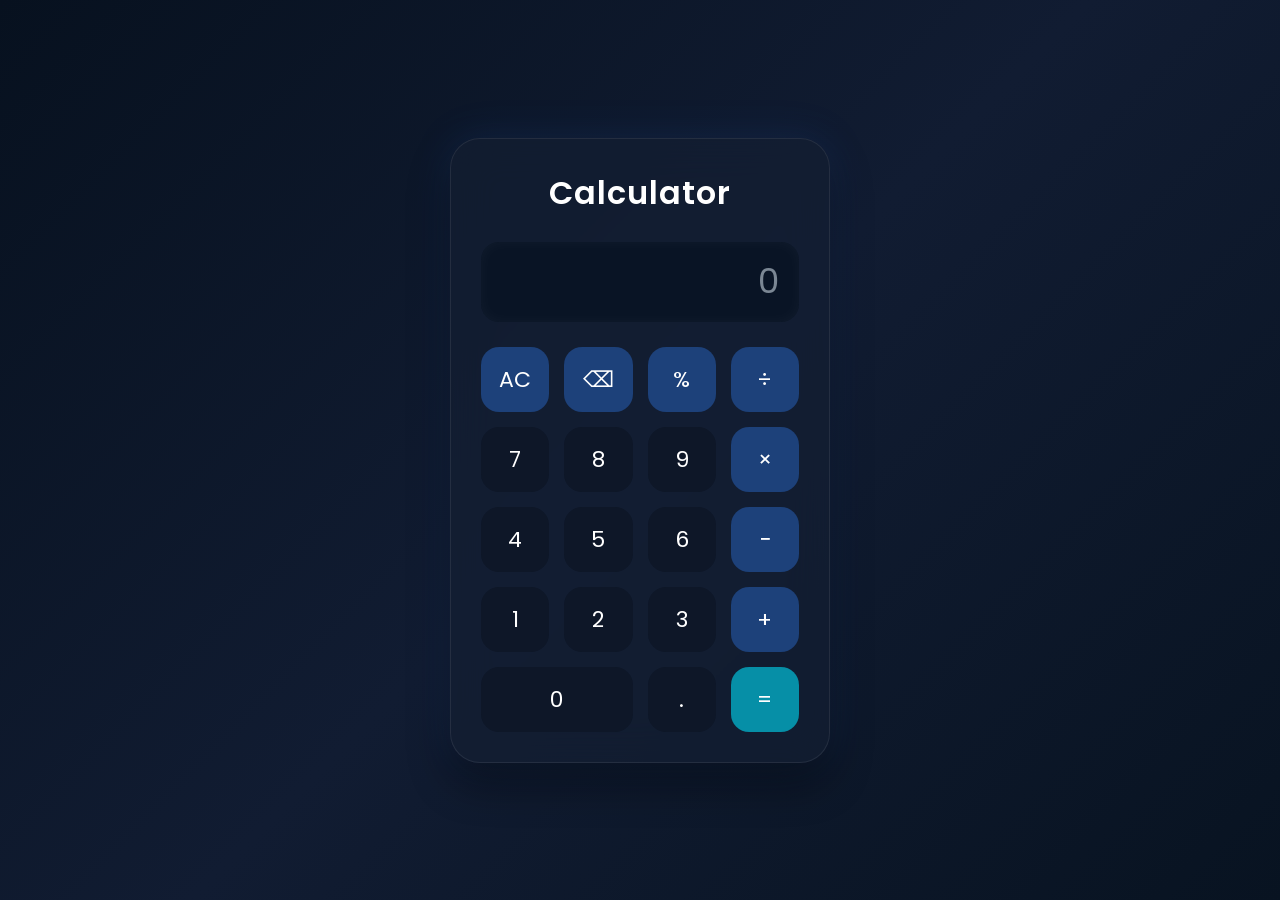
<file: Calculator-Task-1/index.html>
<!doctype html>
<html lang="en">
  <head>
    <meta charset="UTF-8" />
    <meta name="viewport" content="width=device-width, initial-scale=1.0" />
    <title>Modern Calculator</title>

    <!-- Google Font -->
    <link
      href="https://fonts.googleapis.com/css2?family=Poppins:wght@300;400;500;600;700&display=swap"
      rel="stylesheet"
    />

    <!-- CSS -->
    <link rel="stylesheet" href="style.css" />
  </head>
  <body>
    <!-- Calculator -->
    <div class="calculator">
      <h1>Calculator</h1>

      <!-- Display -->
      <input type="text" id="display" placeholder="0" readonly />

      <!-- Buttons -->
      <div class="buttons">
        <button class="operator clear">AC</button>
        <button class="operator delete">⌫</button>
        <button class="operator">%</button>
        <button class="operator">÷</button>

        <button>7</button>
        <button>8</button>
        <button>9</button>
        <button class="operator">×</button>

        <button>4</button>
        <button>5</button>
        <button>6</button>
        <button class="operator">−</button>

        <button>1</button>
        <button>2</button>
        <button>3</button>
        <button class="operator">+</button>

        <button class="zero">0</button>
        <button>.</button>
        <button class="equal">=</button>
      </div>
    </div>

    <script src="script.js"></script>
  </body>
</html>
</file>
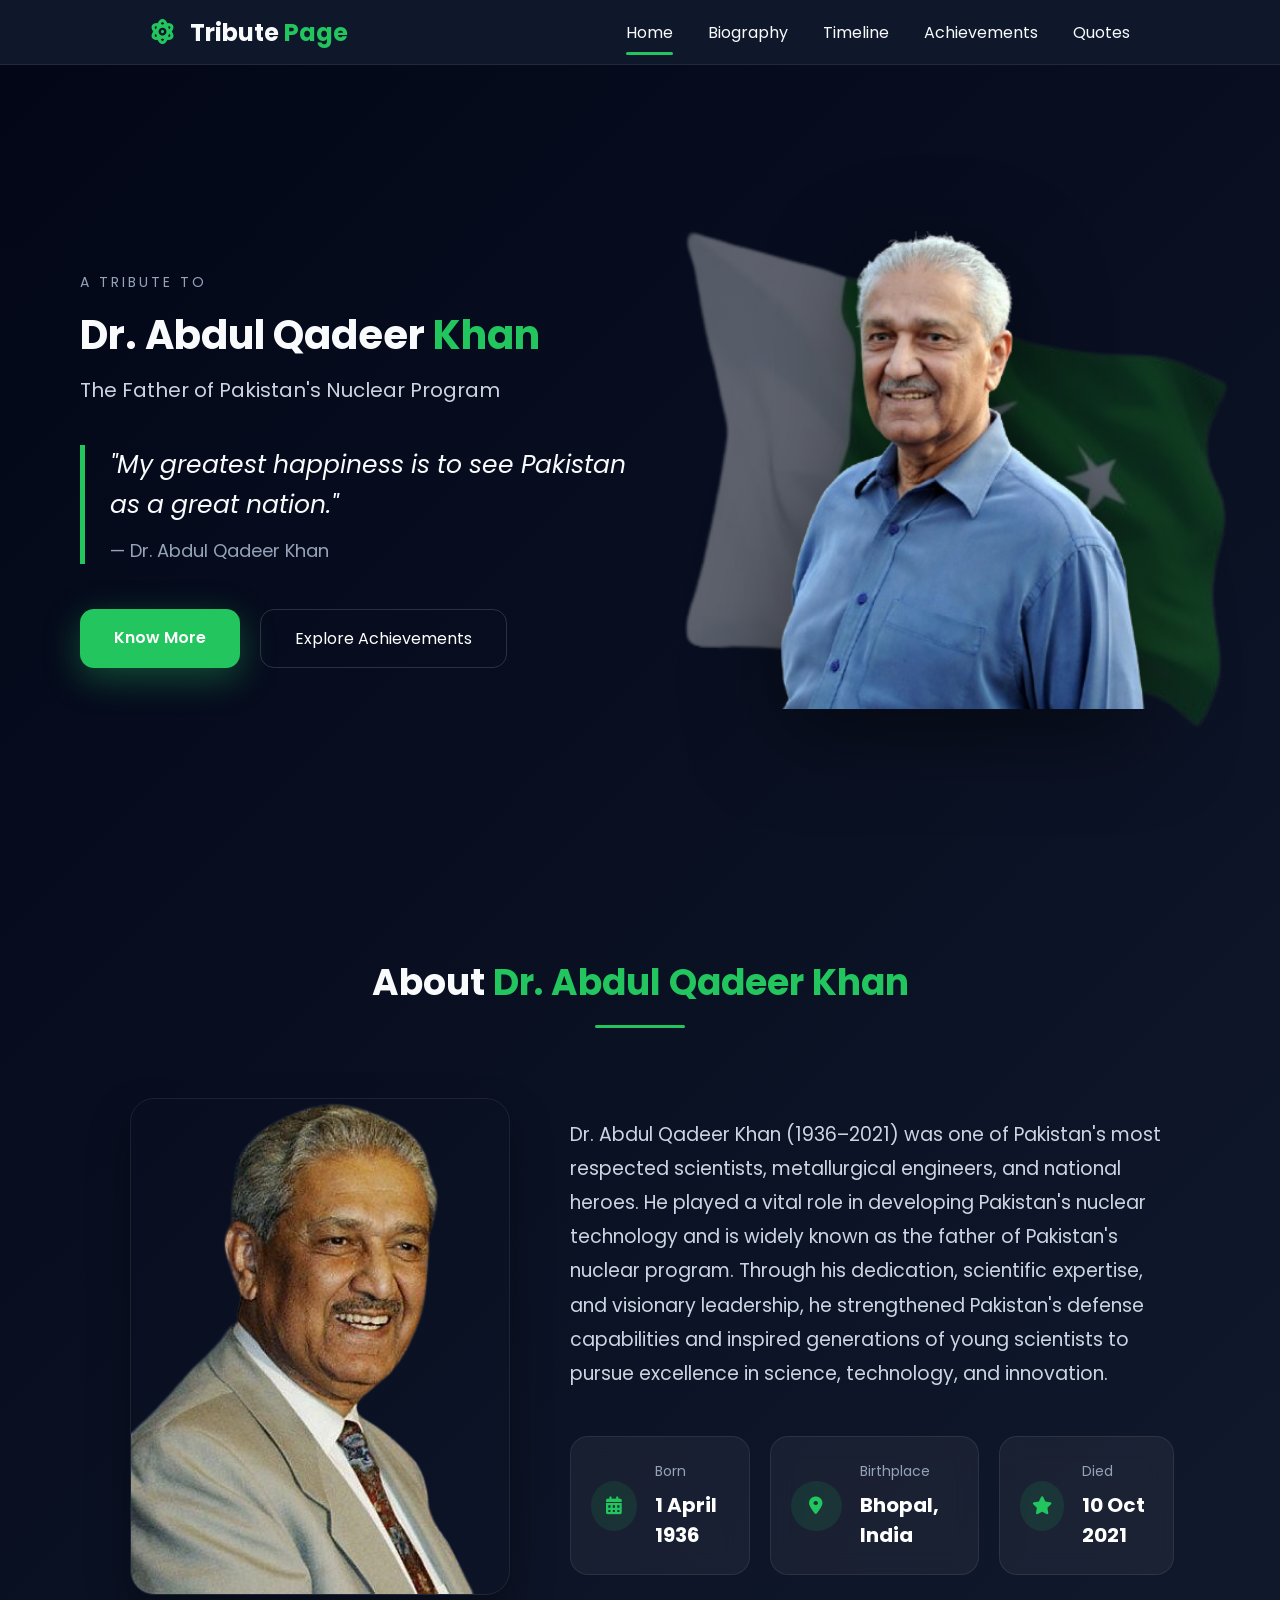
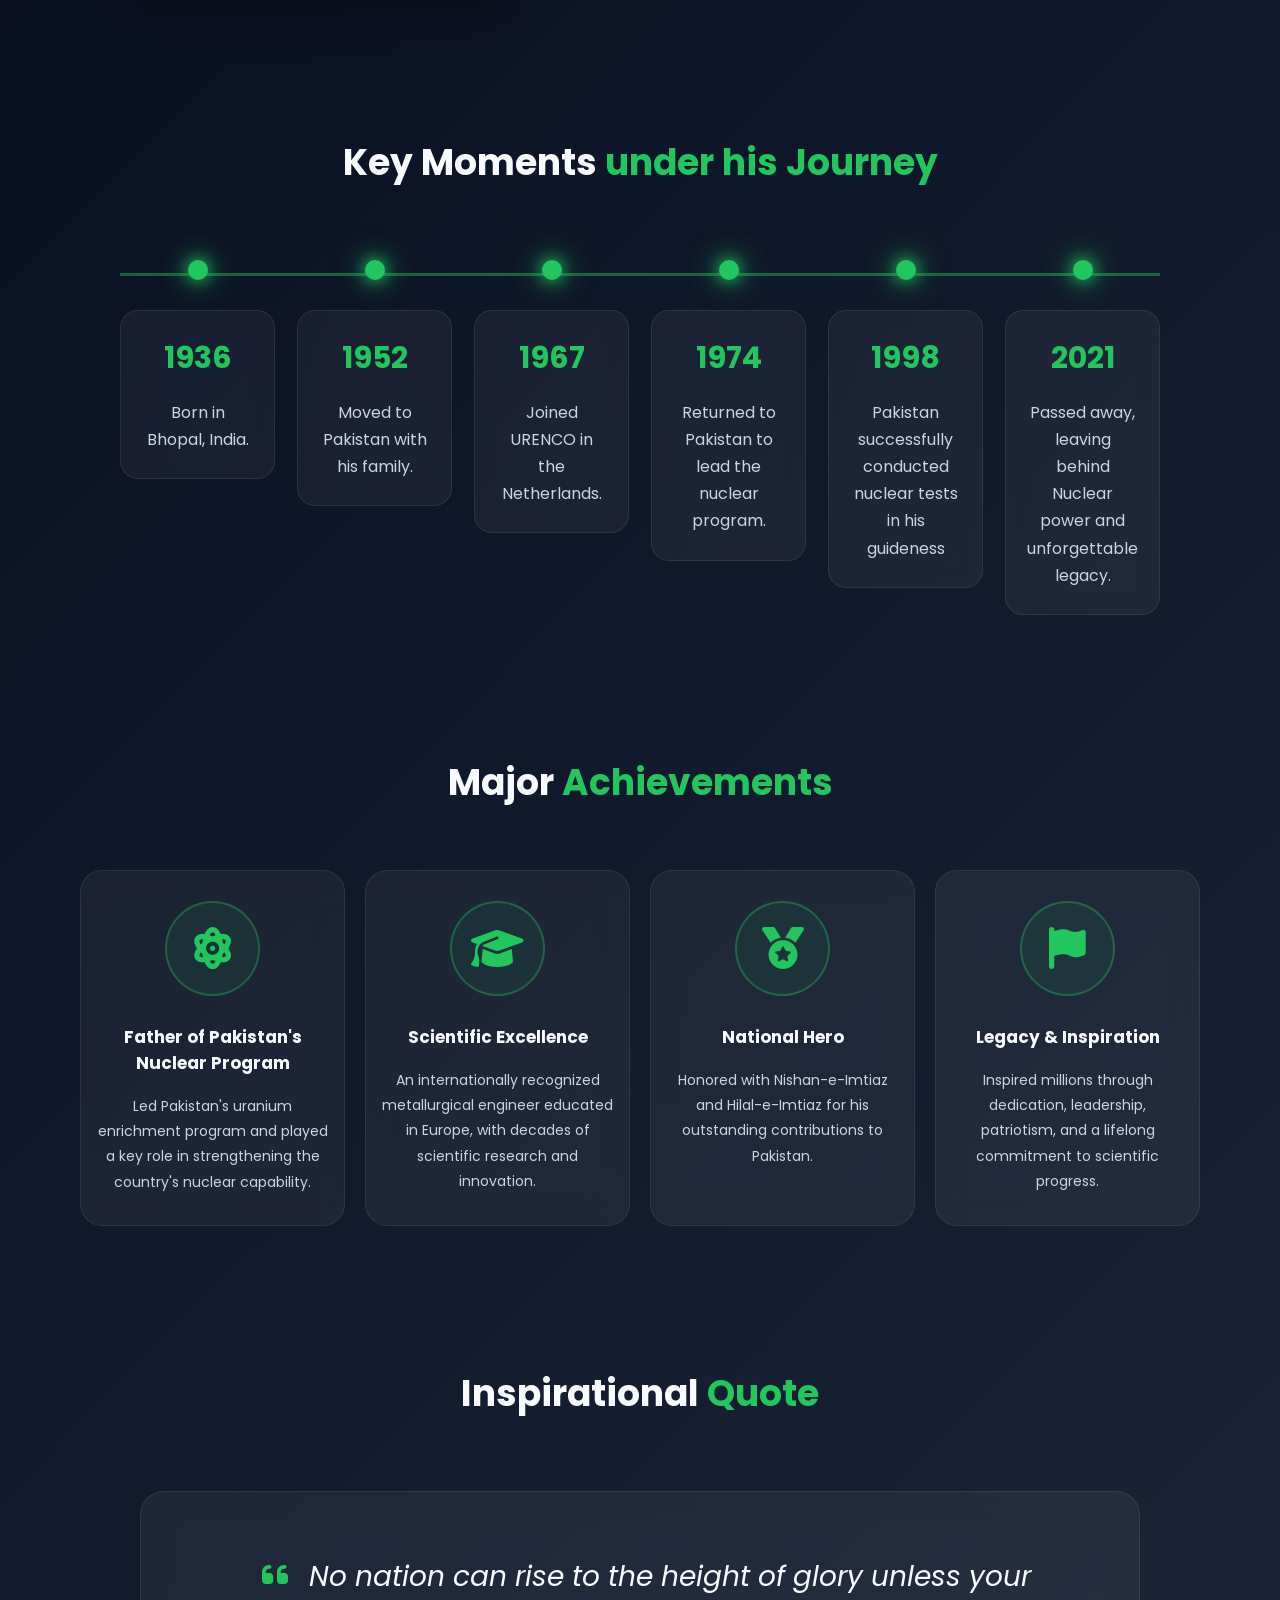
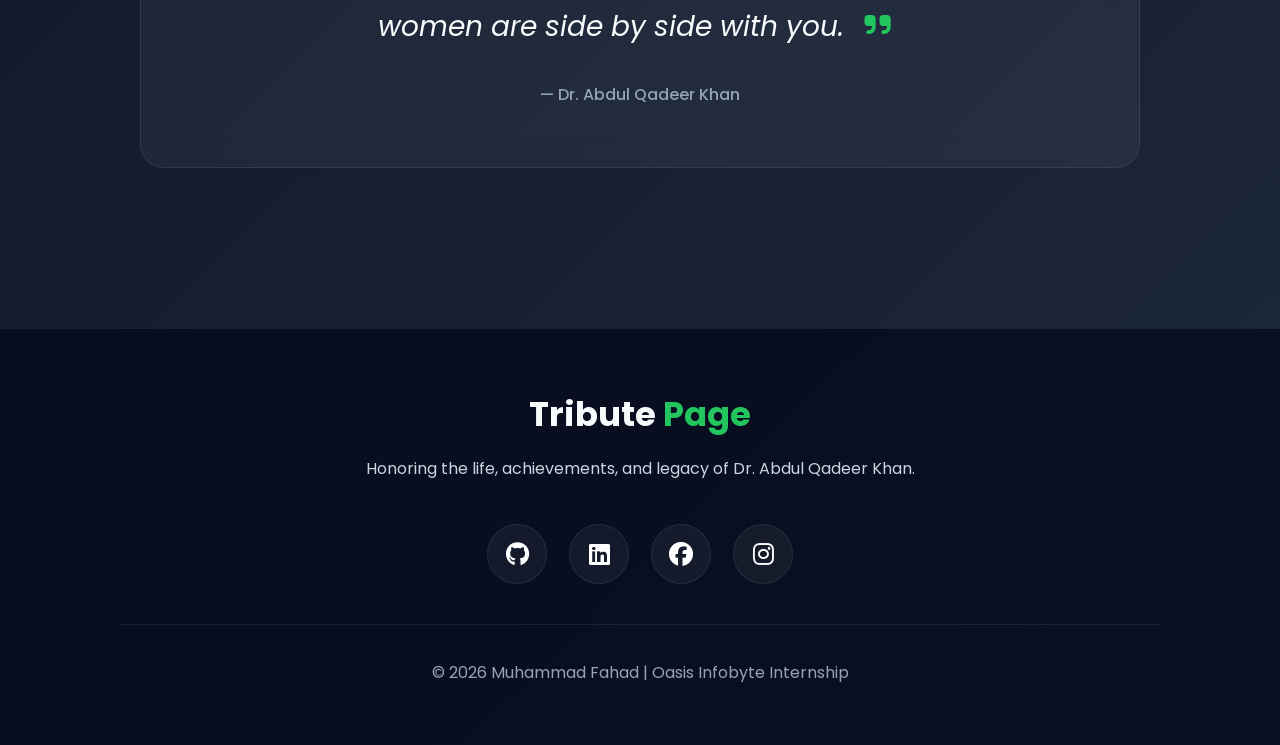
<file: Tribute Page/index.html>
<!doctype html>
<html lang="en">
  <head>
    <meta charset="UTF-8" />
    <meta name="viewport" content="width=device-width, initial-scale=1.0" />
    <meta
      name="description"
      content="A tribute page dedicated to Dr. Abdul Qadeer Khan, highlighting his life, achievements, and legacy."
    />

    <title>Tribute Page | Dr. Abdul Qadeer Khan</title>

    <link rel="stylesheet" href="style.css" />

    <link
      href="https://fonts.googleapis.com/css2?family=Poppins:wght@300;400;500;600;700&display=swap"
      rel="stylesheet"
    />

    <link
      rel="stylesheet"
      href="https://cdnjs.cloudflare.com/ajax/libs/font-awesome/6.7.2/css/all.min.css"
    />
  </head>

  <body>
    <nav>
      <div class="title">
        <i class="fa-solid fa-atom ic"></i>
        <h2>Tribute <span>Page</span></h2>
      </div>

      <ul id="nav-links">
        <li class="active">
          <a href="#home">Home</a>
        </li>

        <li>
          <a href="#biography">Biography</a>
        </li>

        <li>
          <a href="#timeline">Timeline</a>
        </li>

        <li>
          <a href="#achievements">Achievements</a>
        </li>

        <li>
          <a href="#quotes">Quotes</a>
        </li>
      </ul>

      <div class="menu-toggle" id="menu-toggle" aria-label="Toggle Navigation">
        <i class="fa-solid fa-bars"></i>
      </div>
    </nav>

    <!-- HERO -->

    <header class="hero" id="home">
      <div class="hero-content">
        <p class="subtitle">A TRIBUTE TO</p>

        <h1>
          Dr. Abdul Qadeer
          <span>Khan</span>
        </h1>

        <h3>The Father of Pakistan's Nuclear Program</h3>

        <div class="quote">
          <p>"My greatest happiness is to see Pakistan as a great nation."</p>

          <span>— Dr. Abdul Qadeer Khan</span>
        </div>

        <div class="hero-btns">
          <a href="#biography" class="btn-primary">Know More</a>

          <a href="#achievements" class="btn-secondary">Explore Achievements</a>
        </div>
      </div>

      <div class="hero-image">
        <img src="assests/flag.png" class="flag" alt="Pakistan Flag" />

        <img
          src="assests/Hero.png"
          class="doctor"
          alt="Portrait of Dr. Abdul Qadeer Khan"
        />
      </div>
    </header>

    <!-- BIOGRPHAY -->

    <section class="about" id="biography">
      <div class="section-title">
        <h2>About <span>Dr. Abdul Qadeer Khan</span></h2>

        <div class="line"></div>
      </div>

      <div class="about-container">
        <div class="about-image">
          <img
            src="assests/Dr.about.png"
            alt="Dr. Abdul Qadeer Khan smiling"
          />
        </div>

        <div class="about-content">
          <p>
            Dr. Abdul Qadeer Khan (1936–2021) was one of Pakistan's most respected scientists, metallurgical engineers, and national heroes. He played a vital role in developing Pakistan's nuclear technology and is widely known as the father of Pakistan's nuclear program. Through his dedication, scientific expertise, and visionary leadership, he strengthened Pakistan's defense capabilities and inspired generations of young scientists to pursue excellence in science, technology, and innovation.

          </p>

          <div class="info-cards">
            <div class="info-card">
              <div class="icon">
                <i class="fa-solid fa-calendar-days"></i>
              </div>

              <div>
                <small>Born</small>
                <h4>1 April 1936</h4>
              </div>
            </div>

            <div class="info-card">
              <div class="icon">
                <i class="fa-solid fa-location-dot"></i>
              </div>

              <div>
                <small>Birthplace</small>
                <h4>Bhopal, India</h4>
              </div>
            </div>

            <div class="info-card">
              <div class="icon">
                <i class="fa-solid fa-star"></i>
              </div>

              <div>
                <small>Died</small>
                <h4>10 Oct 2021</h4>
              </div>
            </div>
          </div>
        </div>
      </div>
    </section>

    <!-- TIMELINE -->

    <section class="timeline" id="timeline">
      <div class="section-title">
        <h2>Key Moments <span>under his Journey</span></h2>

        <div class="line"></div>
      </div>

      <div class="timeline-container">
        <div class="timeline-line"></div>

        <div class="timeline-item ">
          <div class="dot"></div>

          <div class="timeline-card">
            <h3>1936</h3>
            <p>Born in Bhopal, India.</p>
          </div>
        </div>

        <div class="timeline-item">
          <div class="dot"></div>

          <div class="timeline-card">
            <h3>1952</h3>
            <p>Moved to Pakistan with his family.</p>
          </div>
        </div>

        <div class="timeline-item">
          <div class="dot"></div>

          <div class="timeline-card">
            <h3>1967</h3>
            <p>Joined URENCO in the Netherlands.</p>
          </div>
        </div>

        <div class="timeline-item">
          <div class="dot"></div>

          <div class="timeline-card">
            <h3>1974</h3>
            <p>Returned to Pakistan to lead the nuclear program.</p>
          </div>
        </div>

        <div class="timeline-item">
          <div class="dot"></div>

          <div class="timeline-card">
            <h3>1998</h3>
            <p>
              Pakistan successfully conducted nuclear tests in his guideness
            </p>
          </div>
        </div>

        <div class="timeline-item">
          <div class="dot"></div>

          <div class="timeline-card">
            <h3>2021</h3>
            <p>
              Passed away, leaving behind Nuclear power and unforgettable
              legacy.
            </p>
          </div>
        </div>
      </div>
    </section>

    <!-- ACHIEVEMENTS -->

    <section class="achievements" id="achievements">
      <div class="section-title">
        <h2>Major <span>Achievements</span></h2>

        <div class="line"></div>
      </div>

      <div class="achievement-grid">
        <div class="achievement-card">
          <div class="achievement-icon">
            <i class="fa-solid fa-atom"></i>
          </div>

          <h3>Father of Pakistan's Nuclear Program</h3>

          <p>
            Led Pakistan's uranium enrichment program and played a key role in
            strengthening the country's nuclear capability.
          </p>
        </div>

        <div class="achievement-card">
          <div class="achievement-icon">
            <i class="fa-solid fa-graduation-cap"></i>
          </div>

          <h3>Scientific Excellence</h3>

          <p>
            An internationally recognized metallurgical engineer educated in
            Europe, with decades of scientific research and innovation.
          </p>
        </div>

        <div class="achievement-card">
          <div class="achievement-icon">
            <i class="fa-solid fa-medal"></i>
          </div>

          <h3>National Hero</h3>

          <p>
            Honored with Nishan-e-Imtiaz and Hilal-e-Imtiaz for his outstanding
            contributions to Pakistan.
          </p>
        </div>

        <div class="achievement-card">
          <div class="achievement-icon">
            <i class="fa-solid fa-flag"></i>
          </div>

          <h3>Legacy & Inspiration</h3>

          <p>
            Inspired millions through dedication, leadership, patriotism, and a
            lifelong commitment to scientific progress.
          </p>
        </div>
      </div>
    </section>

    <!-- quote -->

    <section class="quote-section" id="quotes">
      <div class="section-title">
        <h2>Inspirational <span>Quote</span></h2>

        <div class="line"></div>
      </div>

      <div class="quote-box">
        <p>
          <i class="fa-solid fa-quote-left"></i>
          No nation can rise to the height of glory unless your women are side
          by side with you.
          <i class="fa-solid fa-quote-right"></i>
        </p>

        <h4>— Dr. Abdul Qadeer Khan</h4>
      </div>
    </section>

    <!-- footer  -->

    <footer>
      <div class="footer-logo">
        <h2>Tribute <span>Page</span></h2>

        <p>
          Honoring the life, achievements, and legacy of Dr. Abdul Qadeer Khan.
        </p>
      </div>

      <div class="footer-social">
        <a href="#" aria-label="GitHub">
          <i class="fab fa-github"></i>
        </a>

        <a href="#" aria-label="LinkedIn">
          <i class="fab fa-linkedin"></i>
        </a>

        <a href="#" aria-label="Facebook">
          <i class="fab fa-facebook"></i>
        </a>

        <a href="#" aria-label="Instagram">
          <i class="fab fa-instagram"></i>
        </a>
      </div>

      <hr />

      <p class="copyright">© 2026 Muhammad Fahad | Oasis Infobyte Internship</p>
    </footer>

    <script src="script.js"></script>
  </body>
</html>
</file>
<file: Calculator-Task-1/style.css>
* {
    margin: 0;
    padding: 0;
    box-sizing: border-box;
    font-family: "Poppins", sans-serif;
}

:root {
    --bg: #07111F;
    --card: rgba(20, 32, 52, .65);
    --border: rgba(255, 255, 255, .08);
    --button: #0e1728;
    --button-hover: #172640;
    --operator: #1d417a;
    --equal: #068fa7;
    --text: #F8FAFC;
}

body {
    min-height: 100vh;
    font-weight: 600;
    letter-spacing: 1px;
    display: flex;
    justify-content: center;
    align-items: center;
    background: linear-gradient(135deg, #07111F, #111C32, #081321);
    overflow-x: hidden;

}


/* Card */

.calculator {
    width: 380px;
    padding: 30px;
    margin: 30px 0;
    border-radius: 30px;
    background: var(--card);
    backdrop-filter: blur(20px);
    border: 1px solid var(--border);
    box-shadow:
        0 20px 40px rgba(0, 0, 0, .45),
        0 0 40px rgba(59, 130, 246, .15);
}

/* Heading */

.calculator h1 {
    color: white;
    text-align: center;
    font-size: 32px;
    margin-bottom: 25px;
    font-weight: 600;
}

/* Display */

#display {
    width: 100%;
    height: 80px;
    border: none;
    outline: none;
    border-radius: 18px;
    background: #091425;
    color: white;
    font-size: 34px;
    text-align: right;
    padding: 20px;
    margin-bottom: 25px;
    box-shadow: inset 0 0 15px rgba(255, 255, 255, .04);
}

#display::placeholder {
    color: #7b8794;
}

/* Grid */

.buttons {
    display: grid;
    grid-template-columns: repeat(4, 1fr);
    gap: 15px;
}

/* Buttons */

button {
    height: 65px;
    border: none;
    border-radius: 18px;
    background: var(--button);
    color: white;
    font-size: 22px;
    cursor: pointer;
    transition: .25s;
    user-select: none;
}

button:hover {
    background: var(--button-hover);
    transform: translateY(-3px);
}

button:active {
    transform: scale(.95);
}

/* Operators */

.operator {
    background: var(--operator);
}

.operator:hover {
    background: #2563EB;
}

/* Equal */

.equal {
    background: var(--equal);
}

.equal:hover {
    background: #0891B2;
}

/* Zero */

.zero {
    grid-column: span 2;
}

/* Responsive */

/* Mobile Responsive */

@media (max-width: 450px) {

    body {
        padding: 0px 15px;
        align-items: center;
    }

    .calculator {
        width: 100%;
        max-width: 360px;
        padding: 20px;
        margin: 0;
        border-radius: 25px;
    }

    .calculator h1 {
        font-size: 26px;
        margin-bottom: 20px;
    }

    #display {
        height: 85px;
        font-size: 28px;
        padding: 15px;
        margin-bottom: 20px;
    }

    .buttons {
        gap: 10px;
    }

    button {
        height: 60px;
        font-size: 20px;
        border-radius: 15px;
    }


}
</file>
<file: Tribute Page/style.css>
* {
    margin: 0;
    padding: 0;
    box-sizing: border-box;
    font-family: "Poppins", sans-serif;
}

html {
    scroll-behavior: smooth;

}

/* common */

.section-title h2 {
    text-align: center;
    font-size: 36px;
}

.section-title h2 span {
    color: var(--span);
}

:root {
    --background: #0F172A;
    --background-secondary: #020617;
    --card: #1E293B;
    --card-hover: #334155;
    --primary: #38BDF8;
    --primary-hover: #0EA5E9;
    --secondary: #F59E0B;
    --secondary-hover: #D97706;
    --text: #F8FAFC;
    --span: #22c55e;
    --text-secondary: #CBD5E1;
    --text-muted: #94A3B8;
    --border: rgba(255, 255, 255, 0.08);
    --shadow: 0 20px 40px rgba(0, 0, 0, 0.35);
    --glass: rgba(255, 255, 255, 0.05);
    --gradient: linear-gradient(135deg,
            #020617,
            #0F172A,
            #1E293B);
}

body {
    background: var(--gradient);
    color: var(--text);
}

nav {
    background-color: var(--background);
    display: flex;
    height: 65px;
    justify-content: space-between;
    align-items: center;
    padding: 0 150px;
    position: sticky;
    top: 0;
    z-index: 1000;
    border-bottom: 1px solid var(--border);

}

nav .title {
    display: flex;
    justify-content: center;
    align-items: center;
    gap: 15px;
}

nav .title i {
    font-size: 25px;
    color: var(--span);
}

nav .title h2 span {
    color: var(--span);
}

nav ul {
    display: flex;
    gap: 35px;
}

nav ul li {
    list-style: none;
    cursor: pointer;
    transition: .3s;
}

nav ul li {
    position: relative;
    padding: 5px 0;
}

ul li:hover {
    color: var(--primary-hover);
}

nav ul li::after {
    content: "";
    position: absolute;
    left: 0;
    bottom: -5px;
    width: 0;
    height: 3px;
    background: #22c55e;
    border-radius: 5px;
    transition: .3s;
}

nav ul li:hover::after {
    width: 100%;
}

nav ul li.active::after {
    width: 100%;
}

nav ul li a {
    text-decoration: none;
    color: var(--text);
}


.menu-toggle {
    display: none;
    width: 50px;
    height: 50px;
    border-radius: 12px;
    background: var(--glass);
    border: 1px solid var(--border);
    color: var(--text);
    cursor: pointer;
    justify-content: center;
    align-items: center;
    font-size: 22px;
    transition: .35s;
}

.menu-toggle:hover {
    background: var(--card);
    color: var(--span);
    border-color: var(--span);
}

.menu-toggle.open {
    background: var(--span);
    color: #fff;
}

.hero {
    min-height: 90vh;
    display: grid;
    grid-template-columns: 1.1fr 1fr;
    align-items: center;
    padding: 50px 80px;
    gap: 60px;
    overflow: hidden;
}



.hero .hero-content {
    z-index: 2;
}

.hero .hero-content .subtitle {
    color: var(--text-muted);
    letter-spacing: 3px;
    margin-bottom: 20px;
    font-size: 14px;
}

.hero .hero-content h1 {
    font-size: 40px;
    line-height: 1.1;
    font-weight: 700;
    margin-bottom: 18px;
}

.hero .hero-content h1 span {
    color: #22c55e;
}

.hero .hero-content h3 {
    color: var(--text-secondary);
    font-size: 20px;
    font-weight: 400;
    margin-bottom: 40px;
}

.hero .hero-content .quote {
    border-left: 5px solid #22c55e;
    padding-left: 25px;
    margin-bottom: 45px;
}

.hero .hero-content .quote p {
    font-size: 25px;
    font-style: italic;
    line-height: 1.6;
}

.hero .hero-content .quote span {
    display: block;
    margin-top: 12px;
    color: var(--text-muted);
    font-size: 18px;
}

.hero .hero-content .hero-btns {
    display: flex;
    gap: 20px;
    flex-wrap: wrap;
}

.hero .hero-content .hero-btns .btn-primary {
    background: #22c55e;
    color: white;
    text-decoration: none;
    padding: 16px 34px;
    border-radius: 14px;
    transition: .35s;
    font-weight: 600;
    box-shadow: 0 10px 35px rgba(34, 197, 94, .35);
}

.hero .hero-content .hero-btns .btn-primary:hover {
    transform: translateY(-6px);
}

.hero .hero-content .hero-btns .btn-secondary {
    color: white;
    text-decoration: none;
    border: 1px solid rgba(255, 255, 255, .15);
    padding: 16px 34px;
    border-radius: 14px;
    transition: .35s;
}

.hero .hero-content .hero-btns .btn-secondary:hover {
    background: var(--card);
}

/* RIGHT */

.hero .hero-image {
    position: relative;
    display: flex;
    justify-content: center;
    align-items: center;
}


.hero .hero-image .flag {
    position: absolute;
    width: 580px;
    opacity: .35;
    animation: float 6s ease-in-out infinite;
}


.hero .hero-image .doctor {
    width: 400px;
    z-index: 2;
    filter: drop-shadow(0 20px 45px rgba(0, 0, 0, .5));
}

@keyframes float {

    0%,
    100% {
        transform: translateY(0);
    }

    50% {
        transform: translateY(-20px);
    }
}


/* Biography */

.about {
    padding: 80px 130px;
}

.about .section-title {
    text-align: center;
    margin-bottom: 70px;
}



.about .section-title .line {
    width: 90px;
    height: 3px;
    margin: 15px auto;
    border-radius: 20px;
    background: #22c55e;
}


.about .about-container {
    display: grid;
    grid-template-columns: 380px 1fr;
    gap: 60px;
    align-items: center;
}

/* Image */
.about .about-container .about-image {
    border-radius: 24px;
    overflow: hidden;
    border: 1px solid var(--border);
    box-shadow: var(--shadow);
}

.about .about-container .about-image img {
    width: 100%;
    display: block;
    transition: .4s;
}

.about .about-container .about-image:hover img {
    transform: scale(1.05);
}


.about .about-container .about-content p {
    color: var(--text-secondary);
    font-size: 19px;
    line-height: 1.8;
    margin-bottom: 45px;
}


.about .about-container .about-content .info-cards {
    display: grid;
    grid-template-columns: repeat(3, 1fr);
    gap: 20px;
}

.about .about-container .about-content .info-card {
    background: var(--glass);
    cursor: pointer;
    border: 1px solid var(--border);
    border-radius: 18px;
    padding: 24px 20px;
    display: flex;
    gap: 18px;
    align-items: center;
    transition: .35s;
    backdrop-filter: blur(12px);
}

.about .about-container .about-content .info-card:hover {
    transform: translateY(-8px);
    background: var(--card);
}

.about .about-container .about-content .info-card .icon {
    width: 70px;
    height: 50px;
    border-radius: 50%;
    background: rgba(34, 197, 94, .12);
    display: flex;
    justify-content: center;
    align-items: center;
    color: #22c55e;
    font-size: 18px;
}



.about .about-container .about-content .info-card small {
    color: var(--text-muted);
    display: block;
    margin-bottom: 8px;
    font-size: 14px;
}

.about .about-container .about-content .info-card h4 {
    font-size: 20px;
    color: white;
}


.timeline {
    padding: 60px 120px;
}


.timeline .timeline-container {
    margin-top: 70px;
    display: grid;
    grid-template-columns: repeat(6, 1fr);
    gap: 22px;
    position: relative;
}


.timeline .timeline-container .timeline-line {
    position: absolute;
    left: 0;
    top: 13px;
    width: 100%;
    height: 3px;
    background: #22c55e;
    opacity: .45;
}


.timeline .timeline-container .timeline-item {
    position: relative;
    z-index: 2;
}


.timeline .timeline-container .timeline-item .dot {
    display: block;
    width: 20px;
    height: 20px;
    border-radius: 50%;
    margin: auto;
    background: var(--span);
    box-shadow: 0 0 15px var(--span),
        0 0 30px var(--span);
}


.timeline .timeline-container .timeline-item .timeline-card {
    cursor: pointer;
    margin-top: 30px;
    padding: 25px 20px;
    border-radius: 18px;
    background: var(--glass);
    border: 1px solid var(--border);
    backdrop-filter: blur(10px);
    text-align: center;
    min-height: 150px;

  
}



.timeline .timeline-container .timeline-item .timeline-card:hover {
    transform: translateY(-10px);
    background: var(--card);
    border-color: #22c55e;
}

.timeline .timeline-container .timeline-item .timeline-card h3 {
    color: #22c55e;
    font-size: 30px;
    margin-bottom: 18px;
}

.timeline .timeline-container .timeline-item .timeline-card p {
    color: var(--text-secondary);
    line-height: 1.7;
    font-size: 16px;
}

.timeline .timeline-container .timeline-item .timeline-card::before {
    content: "";
    position: absolute;
    left: 0;
    top: 0;
    width: 100%;
    height: 100%;
    border-radius: 18px;
    background: linear-gradient(45deg,
            transparent rgba(34, 19, 94, .08),
            transparent);
    opacity: 0;
    transition: .35s;
}

.timeline .timeline-container .timeline-item .timeline-card {
    position: relative;
    overflow: hidden;
}

.timeline .timeline-container .timeline-item .timeline-card:hover::before {
    opacity: 1;
}


.achievements {
    padding: 80px 80px;
}


.achievement-grid {
    margin-top: 60px;
    display: grid;
    grid-template-columns: repeat(4, 1fr);
    gap: 20px;
}

.achievement-grid .achievement-card {
    background: var(--glass);
    border: 1px solid var(--border);
    backdrop-filter: blur(14px);
    border-radius: 22px;
    padding: 30px 15px;
    text-align: center;
    transition: .35s;
    cursor: pointer;
    position: relative;
    overflow: hidden;
}


.achievement-grid .achievement-card::before {
    content: "";
    position: absolute;
    top: 0;
    left: -100%;
    width: 100%;
    height: 4px;
    background: #22c55e;
    transition: .5s;
}

.achievement-grid .achievement-card:hover::before {
    left: 0;
}

.achievement-grid .achievement-card:hover {
    transform: translateY(-12px);
    background: var(--card);
    border-color: #22c55e;
    box-shadow: 0 20px 45px rgba(34, 197, 94, .18);
}


.achievement-grid .achievement-card .achievement-icon {
    width: 95px;
    height: 95px;
    margin: auto;
    margin-bottom: 28px;
    border-radius: 50%;
    display: flex;
    justify-content: center;
    align-items: center;
    font-size: 42px;
    color: #22c55e;
    border: 2px solid rgba(34, 197, 94, .35);
    background: rgba(34, 197, 94, .08);
    transition: .35s;
}

.achievement-grid .achievement-card:hover .achievement-icon {
    transform: rotate(360deg);
    background: var(--span);
    color: white;
}


.achievement-grid .achievement-card h3 {
    margin-bottom: 18px;
    font-size: 17px;
}


.achievement-grid .achievement-card p {
    color: var(--text-secondary);
    line-height: 1.8;
    font-size: 14px;
}

.achievement-grid .achievement-card {
    animation: fadeUp 1s ease both;
}

.achievement-grid .achievement-card:nth-child(2) {
    animation-delay: .2s;
}

.achievement-grid .achievement-card:nth-child(3) {
    animation-delay: .4s;
}

.achievement-grid .achievement-card:nth-child(4) {
    animation-delay: .6s;
}


.quote-section {
    padding: 60px 90px;
}

.quote-section .quote-box {
    margin: 70px auto 0;
    max-width: 1000px;
    text-align: center;
    background: var(--glass);
    border: 1px solid var(--border);
    border-radius: 24px;
    padding: 60px;
    backdrop-filter: blur(15px);
    transition: .35s;
}

.quote-section .quote-box:hover {
    transform: translateY(-8px);
    border-color: #22c55e;
    box-shadow: 0 20px 40px rgba(34, 197, 94, .18);

}

.quote-section .quote-box i {
    font-size: 30px;
    color: #22c55e;
    margin: 0 12px;
    /* padding-bottom: 40px; */
}

.quote-box p {
    font-size: 28px;
    line-height: 1.8;
    font-style: italic;

}

.quote-box h4 {
    margin-top: 30px;
    color: var(--text-muted);
    font-weight: 500;
}

/* FOOTR  */

footer {
    margin-top: 100px;
    padding: 60px 120px;
    text-align: center;
    background: rgba(2, 6, 23, .7);
    border-top: 1px solid var(--border);

}

.footer-logo h2 {
    font-size: 34px;
    margin-bottom: 15px;
}

.footer-logo span {
    color: #22c55e;
}

.footer-logo p {
    color: var(--text-secondary);
    max-width: 650px;
    margin: auto;
    line-height: 1.8;
}

/* Social */
.footer-social {
    margin: 40px 0;
    display: flex;
    justify-content: center;
    gap: 22px;
}

.footer-social a {
    width: 60px;
    height: 60px;
    border-radius: 50%;
    background: var(--glass);
    border: 1px solid var(--border);
    display: flex;
    justify-content: center;
    align-items: center;
    color: white;
    text-decoration: none;
    font-size: 24px;
    transition: .35s;
}

.footer-social a:hover {
    background: #22c55e;
    transform: translateY(-8px);
}

/* Footer Line */
footer hr {
    border: none;
    height: 1px;
    background: var(--border);
    margin: 35px 0;
}

.copyright {
    color: var(--text-muted);

}

@keyframes fadeUp {
    from {
        opacity: 0;
        transform: translateY(40px);
    }

    to {
        opacity: 1;
        transform: translateY(0);
    }
}


/* Laptop */
@media (max-width:1200px) {

    nav {
        padding: 0 60px;
    }

    .hero,
    .about,
    .timeline,
    .achievements,
    .quote-section,
    footer {
        padding-left: 60px;
        padding-right: 60px;
    }

    .hero .hero-image .doctor {
        width: 420px;
    }

    .hero .hero-image .flag {
        width: 450px;
    }

    .achievement-grid {
        grid-template-columns: repeat(2, 1fr);
    }

    .timeline .timeline-container {
        grid-template-columns: repeat(3, 1fr);
        row-gap: 40px;
    }

    .timeline .timeline-container .timeline-line {
        display: none;
    }

}

/* Tablet */
@media (max-width:992px) {

    nav {
        position: relative;
        justify-content: space-between;
        padding: 0 25px;
    }

    .menu-toggle {
        display: flex;
    }

    nav ul {
        position: absolute;
        top: 100%;
        left: 0;
        width: 100%;
        background: var(--background);
        display: flex;
        flex-direction: column;
        align-items: center;
        max-height: 0;
        overflow: hidden;
        transition: .4s;
    }

    nav ul.active {
        max-height: 400px;
    }

    nav ul li {
        width: 100%;
        text-align: center;
        padding: 18px 0;
    }

    .hero {
        grid-template-columns: 1fr;
        text-align: center;
        padding: 70px 30px;
    }

    .hero .hero-image {
        order: 1;
    }

    .hero .hero-content {
        order: 2;
    }

    .hero .hero-content .quote {
        border-left: none;
        border-top: 4px solid var(--span);
        padding-left: 0;
        padding-top: 20px;
    }

    .hero .hero-btns {
        justify-content: center;
    }

    .hero .hero-image {
        order: -1;
    }

    .hero .hero-image .doctor {
        width: 380px;
        height: auto;
    }

    .hero .hero-image .flag {
        width: 380px;
        height: auto;
    }

    .about {
        padding: 70px 30px;
    }

    .about .about-container {
        grid-template-columns: 1fr;
        text-align: center;
    }

    .about .about-image {
        max-width: 380px;
        margin: auto;
    }

    .about .about-content .info-cards {
        grid-template-columns: repeat(2, 1fr);
    }

    .timeline {
        padding: 70px 30px;
    }

    .timeline .timeline-container {
        grid-template-columns: repeat(2, 1fr);
    }

    .achievements {
        padding: 70px 30px;
    }

    .achievement-grid {
        grid-template-columns: repeat(2, 1fr);
    }

    .quote-section {
        padding: 70px 30px;
    }

    .quote-section .quote-box {
        padding: 40px 30px;
    }

    footer {
        padding: 60px 30px;
    }

}

/* Mobile */
@media (max-width:768px) {

    .section-title h2 {
        font-size: 30px;
    }

    nav {
        justify-content: space-between;
    }

    nav .title h2 {
        font-size: 22px;
    }

    nav ul {
        gap: 15px;
    }

    nav ul li {
        font-size: 15px;
    }

    .hero {
        padding: 60px 20px;
    }

    .hero .hero-content h1 {
        font-size: 34px;
    }

    .hero .hero-content h3 {
        font-size: 18px;
    }

    .hero .hero-content .quote p {
        font-size: 20px;
    }

    .hero .hero-content .quote span {
        font-size: 16px;
    }

    .hero .hero-image .doctor {
        width: 300px;
    }

    .hero .hero-image .flag {
        width: 320px;
    }

    .about,
    .timeline,
    .achievements,
    .quote-section,
    footer {
        padding-left: 20px;
        padding-right: 20px;
    }

    .about .about-content p {
        font-size: 17px;
    }

    .about .about-content .info-cards {
        grid-template-columns: 1fr;
    }

    .timeline .timeline-container {
        grid-template-columns: 1fr;
    }

    .achievement-grid {
        grid-template-columns: 1fr;
    }

    .quote-box p {
        font-size: 22px;
    }

    .footer-social {
        flex-wrap: wrap;
    }

}

/* Small Mobile */
@media (max-width:480px) {

    .section-title h2 {
        text-align: center;
        font-size: 23px;
    }

    .hero .hero-content h1 {
        font-size: 28px;
    }

    .hero .hero-content h3 {
        font-size: 16px;
    }

    .hero .hero-content .quote p {
        font-size: 18px;
    }

    .hero .hero-btns {
        flex-direction: column;
    }

    .hero .hero-btns a {
        width: 100%;
        text-align: center;
    }

    .hero .hero-image .doctor {
        width: 230px;
    }

    .hero .hero-image .flag {
        width: 240px;
    }

    .about .about-image {
        max-width: 100%;
    }

    .about .about-container .about-content .info-cards {
        grid-template-columns: repeat(2, 1fr);
    }

    .about .about-content .info-card {
        flex-direction: column;
        text-align: center;
    }

    .timeline .timeline-container .timeline-card {
        min-height: auto;
    }

    .timeline .timeline-container .timeline-item .dot {
        display: none;
    }

    .timeline .timeline-container {

        grid-template-columns: repeat(2, 1fr);
        gap: 10px;
    }

    .timeline .timeline-container .timeline-item .timeline-card {
        min-height: 270px;
    }


    .achievement-grid {
        grid-template-columns: repeat(2, 1fr);
        gap: 20px;
    }


    .achievement-grid p {
        display: none;
    }

    .quote-section .quote-box {
        padding: 30px 20px;
    }

    .quote-box p {
        font-size: 16px;
    }

    .footer-logo h2 {
        font-size: 28px;
    }

    .footer-social a {
        width: 50px;
        height: 50px;
        font-size: 20px;
    }

    footer {
        margin-top: 10px;
    }
}
</file>
